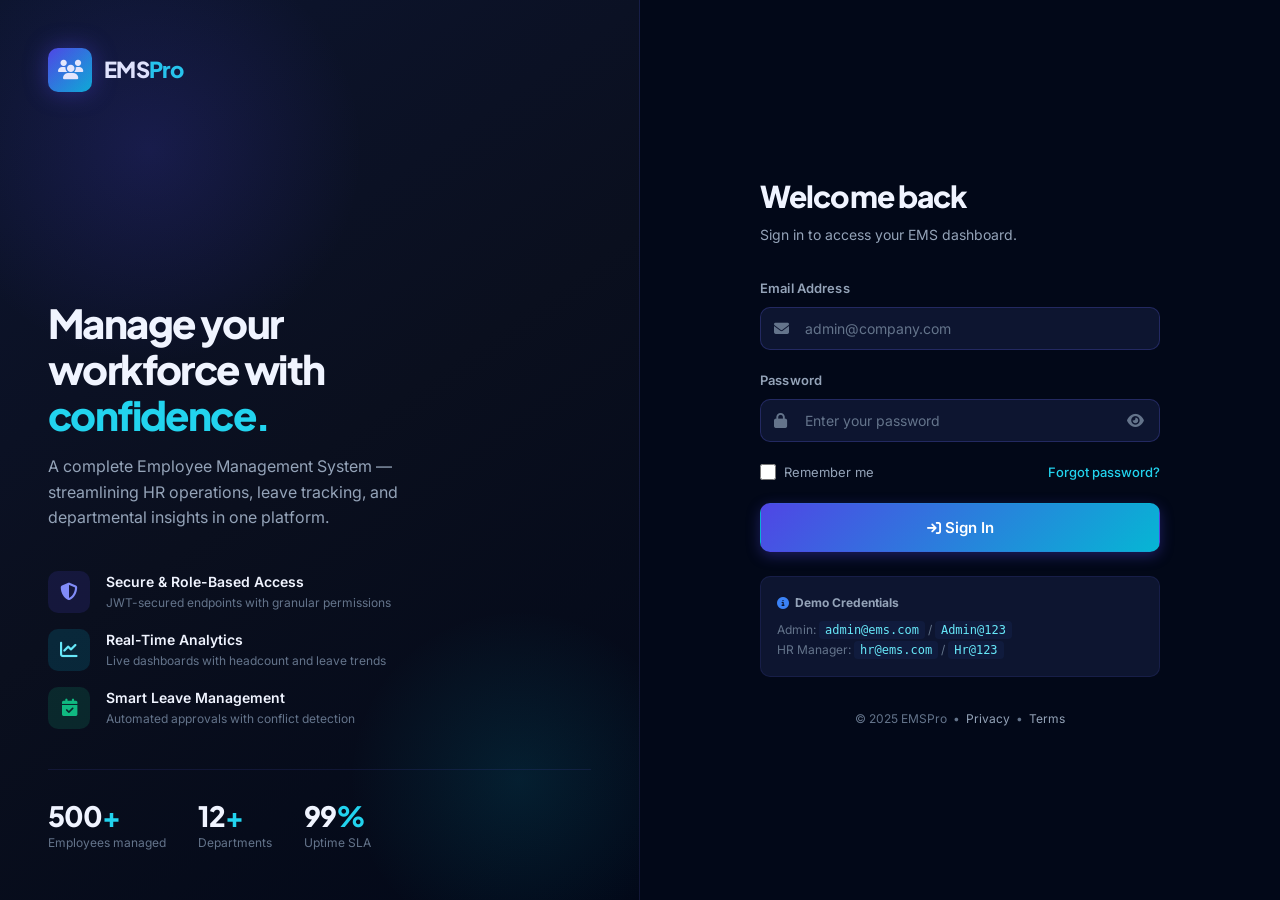
<file: frontend/index.html>
<!DOCTYPE html>
<html lang="en">
<head>
  <meta charset="UTF-8" />
  <meta name="viewport" content="width=device-width, initial-scale=1.0" />
  <title>Sign In — EMS</title>
  <link rel="stylesheet" href="css/style.css" />
  <link rel="stylesheet" href="css/login.css" />
  <link rel="stylesheet" href="https://cdnjs.cloudflare.com/ajax/libs/font-awesome/6.5.1/css/all.min.css" />
</head>
<body>

<div class="login-page">

  <!-- Left: Brand Panel -->
  <div class="login-brand">
    <div class="brand-logo">
      <div class="logo-mark"><i class="fa-solid fa-users"></i></div>
      <span class="brand-name">EMS<span>Pro</span></span>
    </div>

    <div class="brand-content">
      <h1 class="brand-headline">
        Manage your<br>
        workforce with<br>
        <span class="accent">confidence.</span>
      </h1>
      <p class="brand-tagline">
        A complete Employee Management System — streamlining HR operations, leave tracking, and departmental insights in one platform.
      </p>

      <div class="brand-features">
        <div class="brand-feature">
          <div class="feature-icon icon-indigo"><i class="fa-solid fa-shield-halved"></i></div>
          <div class="feature-text">
            <div class="feature-title">Secure & Role-Based Access</div>
            <div class="feature-desc">JWT-secured endpoints with granular permissions</div>
          </div>
        </div>
        <div class="brand-feature">
          <div class="feature-icon icon-cyan"><i class="fa-solid fa-chart-line"></i></div>
          <div class="feature-text">
            <div class="feature-title">Real-Time Analytics</div>
            <div class="feature-desc">Live dashboards with headcount and leave trends</div>
          </div>
        </div>
        <div class="brand-feature">
          <div class="feature-icon icon-success"><i class="fa-solid fa-calendar-check"></i></div>
          <div class="feature-text">
            <div class="feature-title">Smart Leave Management</div>
            <div class="feature-desc">Automated approvals with conflict detection</div>
          </div>
        </div>
      </div>

      <div class="brand-stats">
        <div class="brand-stat">
          <div class="stat-num">500<span>+</span></div>
          <div class="stat-desc">Employees managed</div>
        </div>
        <div class="brand-stat">
          <div class="stat-num">12<span>+</span></div>
          <div class="stat-desc">Departments</div>
        </div>
        <div class="brand-stat">
          <div class="stat-num">99<span>%</span></div>
          <div class="stat-desc">Uptime SLA</div>
        </div>
      </div>
    </div>
  </div>

  <!-- Right: Login Form -->
  <div class="login-form-panel">
    <div class="login-form-wrapper">

      <div class="login-form-header">
        <h2 class="login-form-title">Welcome back</h2>
        <p class="login-form-subtitle">Sign in to access your EMS dashboard.</p>
      </div>

      <!-- Error Alert (hidden by default) -->
      <div class="login-alert error" id="login-alert" style="display:none;">
        <i class="fa-solid fa-circle-exclamation"></i>
        <span id="login-alert-msg">Invalid email or password.</span>
      </div>

      <form id="login-form" novalidate>

        <div class="form-group">
          <label class="form-label" for="email">Email Address</label>
          <div class="input-icon-wrapper">
            <i class="fa-solid fa-envelope input-icon"></i>
            <input
              type="email"
              id="email"
              class="form-control"
              placeholder="admin@company.com"
              autocomplete="email"
              required
            />
          </div>
          <div class="form-error" id="email-error"></div>
        </div>

        <div class="form-group">
          <label class="form-label" for="password">Password</label>
          <div class="input-icon-wrapper">
            <i class="fa-solid fa-lock input-icon"></i>
            <input
              type="password"
              id="password"
              class="form-control"
              placeholder="Enter your password"
              autocomplete="current-password"
              required
            />
            <button type="button" class="password-toggle" id="pwd-toggle" aria-label="Toggle password visibility">
              <i class="fa-solid fa-eye" id="pwd-icon"></i>
            </button>
          </div>
          <div class="form-error" id="password-error"></div>
        </div>

        <div class="form-options">
          <label class="remember-me">
            <input type="checkbox" id="remember-me" />
            Remember me
          </label>
          <a href="#" class="forgot-link">Forgot password?</a>
        </div>

        <button type="submit" class="btn btn-primary login-btn" id="login-btn">
          <span class="btn-text"><i class="fa-solid fa-arrow-right-to-bracket"></i> Sign In</span>
          <span class="btn-spinner spinner" style="width:18px;height:18px;border-width:2px;border-color:rgba(255,255,255,0.3);border-top-color:white;display:none;"></span>
        </button>

      </form>

      <!-- Demo credentials -->
      <div class="demo-creds">
        <strong><i class="fa-solid fa-circle-info" style="color:var(--info);margin-right:6px;"></i>Demo Credentials</strong>
        Admin: <code>admin@ems.com</code> / <code>Admin@123</code><br>
        HR Manager: <code>hr@ems.com</code> / <code>Hr@123</code>
      </div>

      <div class="login-footer">
        &copy; 2025 EMSPro &nbsp;&bull;&nbsp;
        <a href="#">Privacy</a> &nbsp;&bull;&nbsp;
        <a href="#">Terms</a>
      </div>

    </div>
  </div>

</div>

<script src="js/api.js"></script>
<script src="js/login.js"></script>
</body>
</html>
</file>
<file: frontend/css/style.css>
/* ============================================================
   EMS - Employee Management System
   style.css - Global Design System
   ============================================================ */

/* --- Google Fonts --- */
@import url('https://fonts.googleapis.com/css2?family=Inter:wght@300;400;500;600;700&family=Plus+Jakarta+Sans:wght@600;700;800&display=swap');

/* --- CSS Custom Properties --- */
:root {
  /* Primary Palette */
  --navy-950:  #020818;
  --navy-900:  #0a0f1e;
  --navy-800:  #0d1530;
  --navy-700:  #101b3d;
  --navy-600:  #14224f;

  /* Indigo */
  --indigo-500: #4f46e5;
  --indigo-400: #6366f1;
  --indigo-300: #818cf8;
  --indigo-200: #a5b4fc;

  /* Cyan Accent */
  --cyan-500:  #06b6d4;
  --cyan-400:  #22d3ee;
  --cyan-300:  #67e8f9;
  --cyan-glow: rgba(6, 182, 212, 0.25);

  /* Semantic Colors */
  --success:   #10b981;
  --warning:   #f59e0b;
  --danger:    #ef4444;
  --info:      #3b82f6;

  /* Text */
  --text-primary:   #f0f4ff;
  --text-secondary: #94a3b8;
  --text-muted:     #64748b;
  --text-link:      var(--cyan-400);

  /* Surface */
  --surface-0:  var(--navy-950);
  --surface-1:  var(--navy-900);
  --surface-2:  var(--navy-800);
  --surface-3:  var(--navy-700);

  /* Border */
  --border-subtle:  rgba(99, 102, 241, 0.12);
  --border-default: rgba(99, 102, 241, 0.25);
  --border-strong:  rgba(99, 102, 241, 0.45);

  /* Shadows */
  --shadow-sm:  0 1px 3px rgba(0,0,0,0.4), 0 1px 2px rgba(0,0,0,0.3);
  --shadow-md:  0 4px 16px rgba(0,0,0,0.5), 0 2px 6px rgba(0,0,0,0.4);
  --shadow-lg:  0 10px 40px rgba(0,0,0,0.6), 0 4px 16px rgba(0,0,0,0.5);
  --shadow-glow: 0 0 20px rgba(6, 182, 212, 0.15);

  /* Typography */
  --font-display: 'Plus Jakarta Sans', system-ui, sans-serif;
  --font-body:    'Inter', system-ui, sans-serif;

  /* Spacing Scale */
  --space-1:  0.25rem;
  --space-2:  0.5rem;
  --space-3:  0.75rem;
  --space-4:  1rem;
  --space-5:  1.25rem;
  --space-6:  1.5rem;
  --space-8:  2rem;
  --space-10: 2.5rem;
  --space-12: 3rem;
  --space-16: 4rem;

  /* Radii */
  --radius-sm:  6px;
  --radius-md:  10px;
  --radius-lg:  16px;
  --radius-xl:  24px;
  --radius-full: 9999px;

  /* Transitions */
  --transition-fast:   150ms cubic-bezier(0.4, 0, 0.2, 1);
  --transition-normal: 250ms cubic-bezier(0.4, 0, 0.2, 1);
  --transition-slow:   400ms cubic-bezier(0.4, 0, 0.2, 1);

  /* Sidebar */
  --sidebar-width: 260px;
  --sidebar-collapsed: 72px;
  --topbar-height: 64px;
}

/* --- Reset & Base --- */
*, *::before, *::after { box-sizing: border-box; margin: 0; padding: 0; }

html {
  font-size: 16px;
  scroll-behavior: smooth;
  -webkit-font-smoothing: antialiased;
  -moz-osx-font-smoothing: grayscale;
}

body {
  font-family: var(--font-body);
  background: var(--surface-0);
  color: var(--text-primary);
  line-height: 1.6;
  min-height: 100vh;
}

/* --- Layout Shell --- */
.app-shell {
  display: grid;
  grid-template-columns: var(--sidebar-width) 1fr;
  grid-template-rows: var(--topbar-height) 1fr;
  min-height: 100vh;
  transition: grid-template-columns var(--transition-normal);
}

.app-shell.sidebar-collapsed {
  grid-template-columns: var(--sidebar-collapsed) 1fr;
}

/* --- Sidebar --- */
.sidebar {
  grid-row: 1 / -1;
  background: var(--surface-1);
  border-right: 1px solid var(--border-subtle);
  display: flex;
  flex-direction: column;
  padding: 0;
  overflow: hidden;
  position: sticky;
  top: 0;
  height: 100vh;
  z-index: 100;
  transition: width var(--transition-normal);
  width: var(--sidebar-width);
}

.sidebar-logo {
  display: flex;
  align-items: center;
  gap: var(--space-3);
  padding: var(--space-5) var(--space-6);
  height: var(--topbar-height);
  border-bottom: 1px solid var(--border-subtle);
  text-decoration: none;
  flex-shrink: 0;
}

.sidebar-logo .logo-icon {
  width: 36px;
  height: 36px;
  background: linear-gradient(135deg, var(--indigo-500), var(--cyan-500));
  border-radius: var(--radius-md);
  display: flex;
  align-items: center;
  justify-content: center;
  font-size: 18px;
  flex-shrink: 0;
  box-shadow: 0 0 12px rgba(79, 70, 229, 0.4);
}

.sidebar-logo .logo-text {
  font-family: var(--font-display);
  font-size: 1.125rem;
  font-weight: 800;
  color: var(--text-primary);
  letter-spacing: -0.02em;
  white-space: nowrap;
  opacity: 1;
  transition: opacity var(--transition-fast);
}

.sidebar-logo .logo-text span {
  color: var(--cyan-400);
}

.sidebar-nav {
  flex: 1;
  padding: var(--space-4) var(--space-3);
  overflow-y: auto;
  overflow-x: hidden;
}

.sidebar-nav::-webkit-scrollbar { width: 4px; }
.sidebar-nav::-webkit-scrollbar-track { background: transparent; }
.sidebar-nav::-webkit-scrollbar-thumb { background: var(--border-default); border-radius: 4px; }

.nav-section-label {
  font-size: 0.65rem;
  font-weight: 600;
  text-transform: uppercase;
  letter-spacing: 0.1em;
  color: var(--text-muted);
  padding: var(--space-2) var(--space-3) var(--space-1);
  margin-top: var(--space-4);
  white-space: nowrap;
  overflow: hidden;
  transition: opacity var(--transition-fast);
}

.nav-item {
  display: flex;
  align-items: center;
  gap: var(--space-3);
  padding: var(--space-3) var(--space-3);
  border-radius: var(--radius-md);
  text-decoration: none;
  color: var(--text-secondary);
  font-size: 0.875rem;
  font-weight: 500;
  margin-bottom: 2px;
  white-space: nowrap;
  transition: all var(--transition-fast);
  position: relative;
}

.nav-item i {
  font-size: 1.1rem;
  width: 22px;
  text-align: center;
  flex-shrink: 0;
  transition: color var(--transition-fast);
}

.nav-item:hover {
  background: var(--border-subtle);
  color: var(--text-primary);
}

.nav-item.active {
  background: linear-gradient(135deg, rgba(79, 70, 229, 0.2), rgba(6, 182, 212, 0.1));
  color: var(--cyan-300);
  border: 1px solid var(--border-default);
}

.nav-item.active i {
  color: var(--cyan-400);
}

.nav-item.active::before {
  content: '';
  position: absolute;
  left: 0;
  top: 20%;
  height: 60%;
  width: 3px;
  background: var(--cyan-400);
  border-radius: 0 2px 2px 0;
}

.nav-badge {
  margin-left: auto;
  background: var(--indigo-500);
  color: white;
  font-size: 0.65rem;
  font-weight: 700;
  padding: 2px 7px;
  border-radius: var(--radius-full);
  flex-shrink: 0;
}

.sidebar-footer {
  padding: var(--space-4) var(--space-3);
  border-top: 1px solid var(--border-subtle);
}

.sidebar-user {
  display: flex;
  align-items: center;
  gap: var(--space-3);
  padding: var(--space-3);
  border-radius: var(--radius-md);
  cursor: pointer;
  transition: background var(--transition-fast);
  text-decoration: none;
}

.sidebar-user:hover { background: var(--border-subtle); }

.sidebar-user .avatar {
  width: 34px;
  height: 34px;
  border-radius: var(--radius-full);
  background: linear-gradient(135deg, var(--indigo-500), var(--cyan-500));
  display: flex;
  align-items: center;
  justify-content: center;
  font-size: 0.875rem;
  font-weight: 700;
  color: white;
  flex-shrink: 0;
}

.sidebar-user .user-info { overflow: hidden; }
.sidebar-user .user-name {
  font-size: 0.8125rem;
  font-weight: 600;
  color: var(--text-primary);
  white-space: nowrap;
  overflow: hidden;
  text-overflow: ellipsis;
}
.sidebar-user .user-role {
  font-size: 0.7rem;
  color: var(--text-muted);
}

/* --- Topbar --- */
.topbar {
  grid-column: 2;
  background: var(--surface-1);
  border-bottom: 1px solid var(--border-subtle);
  display: flex;
  align-items: center;
  gap: var(--space-4);
  padding: 0 var(--space-8);
  height: var(--topbar-height);
  position: sticky;
  top: 0;
  z-index: 90;
  backdrop-filter: blur(8px);
}

.topbar-toggle {
  background: none;
  border: none;
  color: var(--text-secondary);
  cursor: pointer;
  padding: var(--space-2);
  border-radius: var(--radius-sm);
  display: flex;
  align-items: center;
  transition: all var(--transition-fast);
  font-size: 1.25rem;
}
.topbar-toggle:hover { color: var(--text-primary); background: var(--border-subtle); }

.topbar-breadcrumb {
  display: flex;
  align-items: center;
  gap: var(--space-2);
  font-size: 0.8125rem;
  color: var(--text-muted);
  flex: 1;
}
.topbar-breadcrumb .current {
  color: var(--text-primary);
  font-weight: 600;
}
.topbar-breadcrumb i { font-size: 0.7rem; }

.topbar-search {
  display: flex;
  align-items: center;
  gap: var(--space-2);
  background: var(--surface-2);
  border: 1px solid var(--border-subtle);
  border-radius: var(--radius-full);
  padding: var(--space-2) var(--space-4);
  width: 260px;
  transition: all var(--transition-fast);
}
.topbar-search:focus-within {
  border-color: var(--indigo-400);
  box-shadow: 0 0 0 3px rgba(79, 70, 229, 0.15);
  width: 320px;
}
.topbar-search i { color: var(--text-muted); font-size: 0.875rem; }
.topbar-search input {
  background: none;
  border: none;
  outline: none;
  color: var(--text-primary);
  font-size: 0.875rem;
  font-family: var(--font-body);
  width: 100%;
}
.topbar-search input::placeholder { color: var(--text-muted); }

.topbar-actions {
  display: flex;
  align-items: center;
  gap: var(--space-2);
  margin-left: auto;
}

.topbar-icon-btn {
  position: relative;
  width: 38px;
  height: 38px;
  background: var(--surface-2);
  border: 1px solid var(--border-subtle);
  border-radius: var(--radius-md);
  color: var(--text-secondary);
  cursor: pointer;
  display: flex;
  align-items: center;
  justify-content: center;
  font-size: 1rem;
  transition: all var(--transition-fast);
  text-decoration: none;
}
.topbar-icon-btn:hover { border-color: var(--border-default); color: var(--text-primary); background: var(--surface-3); }

.notif-dot {
  position: absolute;
  top: 6px;
  right: 6px;
  width: 8px;
  height: 8px;
  background: var(--danger);
  border-radius: 50%;
  border: 2px solid var(--surface-1);
}

.topbar-avatar {
  width: 38px;
  height: 38px;
  border-radius: var(--radius-full);
  background: linear-gradient(135deg, var(--indigo-500), var(--cyan-500));
  display: flex;
  align-items: center;
  justify-content: center;
  font-size: 0.875rem;
  font-weight: 700;
  color: white;
  cursor: pointer;
  border: 2px solid var(--border-default);
  transition: border-color var(--transition-fast);
  text-decoration: none;
}
.topbar-avatar:hover { border-color: var(--cyan-400); }

/* --- Main Content --- */
.main-content {
  grid-column: 2;
  padding: var(--space-8);
  overflow-y: auto;
  min-height: calc(100vh - var(--topbar-height));
  background: var(--surface-0);
}

/* --- Page Header --- */
.page-header {
  display: flex;
  align-items: flex-start;
  justify-content: space-between;
  margin-bottom: var(--space-8);
  gap: var(--space-4);
}

.page-title {
  font-family: var(--font-display);
  font-size: 1.75rem;
  font-weight: 800;
  color: var(--text-primary);
  letter-spacing: -0.03em;
  line-height: 1.2;
}

.page-subtitle {
  font-size: 0.875rem;
  color: var(--text-secondary);
  margin-top: var(--space-1);
}

/* --- Cards --- */
.card {
  background: var(--surface-1);
  border: 1px solid var(--border-subtle);
  border-radius: var(--radius-lg);
  overflow: hidden;
  transition: border-color var(--transition-fast);
}

.card:hover { border-color: var(--border-default); }

.card-header {
  display: flex;
  align-items: center;
  justify-content: space-between;
  padding: var(--space-5) var(--space-6);
  border-bottom: 1px solid var(--border-subtle);
}

.card-title {
  font-family: var(--font-display);
  font-size: 1rem;
  font-weight: 700;
  color: var(--text-primary);
}

.card-body { padding: var(--space-6); }

/* --- Stat Cards --- */
.stat-card {
  background: var(--surface-1);
  border: 1px solid var(--border-subtle);
  border-radius: var(--radius-lg);
  padding: var(--space-6);
  position: relative;
  overflow: hidden;
  transition: all var(--transition-normal);
}

.stat-card::before {
  content: '';
  position: absolute;
  inset: 0;
  background: linear-gradient(135deg, transparent 60%, rgba(255,255,255,0.02));
  pointer-events: none;
}

.stat-card:hover {
  border-color: var(--border-default);
  transform: translateY(-2px);
  box-shadow: var(--shadow-md);
}

.stat-card .stat-icon {
  width: 48px;
  height: 48px;
  border-radius: var(--radius-md);
  display: flex;
  align-items: center;
  justify-content: center;
  font-size: 1.25rem;
  margin-bottom: var(--space-4);
}

.stat-card .stat-value {
  font-family: var(--font-display);
  font-size: 2rem;
  font-weight: 800;
  color: var(--text-primary);
  letter-spacing: -0.04em;
  line-height: 1;
  margin-bottom: var(--space-1);
}

.stat-card .stat-label {
  font-size: 0.8125rem;
  color: var(--text-secondary);
  font-weight: 500;
}

.stat-card .stat-change {
  display: flex;
  align-items: center;
  gap: 4px;
  font-size: 0.75rem;
  font-weight: 600;
  margin-top: var(--space-3);
}

.stat-change.up { color: var(--success); }
.stat-change.down { color: var(--danger); }

/* Icon color variants */
.icon-indigo { background: rgba(79, 70, 229, 0.15); color: var(--indigo-300); }
.icon-cyan    { background: rgba(6, 182, 212, 0.15);  color: var(--cyan-300); }
.icon-success { background: rgba(16, 185, 129, 0.15); color: var(--success); }
.icon-warning { background: rgba(245, 158, 11, 0.15); color: var(--warning); }
.icon-danger  { background: rgba(239, 68, 68, 0.15);  color: var(--danger); }

/* --- Buttons --- */
.btn {
  display: inline-flex;
  align-items: center;
  gap: var(--space-2);
  padding: var(--space-3) var(--space-5);
  border-radius: var(--radius-md);
  font-size: 0.875rem;
  font-weight: 600;
  font-family: var(--font-body);
  cursor: pointer;
  transition: all var(--transition-fast);
  border: 1px solid transparent;
  text-decoration: none;
  white-space: nowrap;
  line-height: 1;
}

.btn i { font-size: 0.875rem; }

.btn-primary {
  background: linear-gradient(135deg, var(--indigo-500), var(--cyan-500));
  color: white;
  border-color: transparent;
  box-shadow: 0 4px 14px rgba(79, 70, 229, 0.35);
}
.btn-primary:hover {
  transform: translateY(-1px);
  box-shadow: 0 6px 20px rgba(79, 70, 229, 0.5);
  filter: brightness(1.08);
}
.btn-primary:active { transform: translateY(0); }

.btn-secondary {
  background: var(--surface-2);
  color: var(--text-secondary);
  border-color: var(--border-default);
}
.btn-secondary:hover {
  background: var(--surface-3);
  color: var(--text-primary);
  border-color: var(--border-strong);
}

.btn-danger {
  background: rgba(239, 68, 68, 0.15);
  color: var(--danger);
  border-color: rgba(239, 68, 68, 0.3);
}
.btn-danger:hover {
  background: var(--danger);
  color: white;
  border-color: var(--danger);
}

.btn-ghost {
  background: transparent;
  color: var(--text-secondary);
  border-color: transparent;
}
.btn-ghost:hover {
  background: var(--border-subtle);
  color: var(--text-primary);
}

.btn-sm { padding: var(--space-2) var(--space-3); font-size: 0.8rem; }
.btn-lg { padding: var(--space-4) var(--space-6); font-size: 1rem; }
.btn-icon { padding: var(--space-2); width: 36px; height: 36px; justify-content: center; }
.btn:disabled { opacity: 0.45; cursor: not-allowed; pointer-events: none; }

/* --- Tables --- */
.table-wrapper {
  overflow-x: auto;
  border-radius: var(--radius-lg);
  border: 1px solid var(--border-subtle);
}

table {
  width: 100%;
  border-collapse: collapse;
  font-size: 0.875rem;
}

thead th {
  background: var(--surface-2);
  padding: var(--space-3) var(--space-4);
  text-align: left;
  font-size: 0.75rem;
  font-weight: 700;
  text-transform: uppercase;
  letter-spacing: 0.06em;
  color: var(--text-muted);
  border-bottom: 1px solid var(--border-subtle);
  white-space: nowrap;
}

thead th:first-child { padding-left: var(--space-6); }
thead th:last-child  { padding-right: var(--space-6); }

tbody tr {
  border-bottom: 1px solid var(--border-subtle);
  transition: background var(--transition-fast);
}
tbody tr:last-child { border-bottom: none; }
tbody tr:hover { background: rgba(255,255,255,0.02); }

tbody td {
  padding: var(--space-4);
  color: var(--text-secondary);
  vertical-align: middle;
}
tbody td:first-child { padding-left: var(--space-6); }
tbody td:last-child  { padding-right: var(--space-6); }

.td-primary { color: var(--text-primary); font-weight: 500; }

/* --- Employee Avatar in Table --- */
.emp-cell {
  display: flex;
  align-items: center;
  gap: var(--space-3);
}

.emp-avatar {
  width: 36px;
  height: 36px;
  border-radius: var(--radius-full);
  background: linear-gradient(135deg, var(--indigo-500), var(--cyan-500));
  display: flex;
  align-items: center;
  justify-content: center;
  font-size: 0.8rem;
  font-weight: 700;
  color: white;
  flex-shrink: 0;
}

.emp-name { font-weight: 600; color: var(--text-primary); font-size: 0.875rem; }
.emp-email { font-size: 0.75rem; color: var(--text-muted); }

/* --- Badges --- */
.badge {
  display: inline-flex;
  align-items: center;
  gap: 5px;
  padding: 3px 10px;
  border-radius: var(--radius-full);
  font-size: 0.7rem;
  font-weight: 700;
  text-transform: uppercase;
  letter-spacing: 0.05em;
}

.badge-active   { background: rgba(16, 185, 129, 0.15); color: var(--success); border: 1px solid rgba(16, 185, 129, 0.3); }
.badge-inactive { background: rgba(100, 116, 139, 0.15); color: var(--text-muted); border: 1px solid var(--border-subtle); }
.badge-pending  { background: rgba(245, 158, 11, 0.15); color: var(--warning); border: 1px solid rgba(245, 158, 11, 0.3); }
.badge-approved { background: rgba(16, 185, 129, 0.15); color: var(--success); border: 1px solid rgba(16, 185, 129, 0.3); }
.badge-rejected { background: rgba(239, 68, 68, 0.15); color: var(--danger); border: 1px solid rgba(239, 68, 68, 0.3); }
.badge-dot::before { content: ''; display: inline-block; width: 5px; height: 5px; border-radius: 50%; background: currentColor; }

/* --- Forms --- */
.form-group { margin-bottom: var(--space-5); }

.form-label {
  display: block;
  font-size: 0.8125rem;
  font-weight: 600;
  color: var(--text-secondary);
  margin-bottom: var(--space-2);
  letter-spacing: 0.01em;
}

.form-control,
.form-select {
  width: 100%;
  padding: var(--space-3) var(--space-4);
  background: var(--surface-2);
  border: 1px solid var(--border-default);
  border-radius: var(--radius-md);
  color: var(--text-primary);
  font-size: 0.875rem;
  font-family: var(--font-body);
  outline: none;
  transition: all var(--transition-fast);
  appearance: none;
}

.form-control::placeholder { color: var(--text-muted); }

.form-control:focus,
.form-select:focus {
  border-color: var(--indigo-400);
  box-shadow: 0 0 0 3px rgba(79, 70, 229, 0.15);
  background: var(--surface-3);
}

.form-control.error { border-color: var(--danger); box-shadow: 0 0 0 3px rgba(239, 68, 68, 0.12); }
.form-error { font-size: 0.75rem; color: var(--danger); margin-top: var(--space-1); }

.form-select { cursor: pointer; background-image: url("data:image/svg+xml,%3csvg xmlns='http://www.w3.org/2000/svg' fill='none' viewBox='0 0 20 20'%3e%3cpath stroke='%2394a3b8' stroke-linecap='round' stroke-linejoin='round' stroke-width='1.5' d='M6 8l4 4 4-4'/%3e%3c/svg%3e"); background-repeat: no-repeat; background-position: right 12px center; background-size: 16px; padding-right: 40px; }

.form-row {
  display: grid;
  grid-template-columns: repeat(auto-fit, minmax(220px, 1fr));
  gap: var(--space-5);
}

textarea.form-control { resize: vertical; min-height: 100px; }

/* --- Pagination --- */
.pagination {
  display: flex;
  align-items: center;
  justify-content: space-between;
  padding: var(--space-4) var(--space-6);
  border-top: 1px solid var(--border-subtle);
  font-size: 0.8125rem;
  color: var(--text-muted);
}

.pagination-info { color: var(--text-secondary); }
.pagination-controls { display: flex; gap: var(--space-1); }
.pagination-controls button {
  width: 34px;
  height: 34px;
  display: flex;
  align-items: center;
  justify-content: center;
  border-radius: var(--radius-sm);
  border: 1px solid var(--border-subtle);
  background: var(--surface-2);
  color: var(--text-secondary);
  cursor: pointer;
  font-size: 0.8125rem;
  font-weight: 500;
  transition: all var(--transition-fast);
}
.pagination-controls button:hover { background: var(--surface-3); color: var(--text-primary); border-color: var(--border-default); }
.pagination-controls button.active { background: var(--indigo-500); color: white; border-color: var(--indigo-500); }
.pagination-controls button:disabled { opacity: 0.35; cursor: not-allowed; }

/* --- Modals --- */
.modal-overlay {
  display: none;
  position: fixed;
  inset: 0;
  background: rgba(2, 8, 24, 0.85);
  backdrop-filter: blur(4px);
  z-index: 1000;
  align-items: center;
  justify-content: center;
  padding: var(--space-6);
}
.modal-overlay.open { display: flex; }

.modal {
  background: var(--surface-1);
  border: 1px solid var(--border-default);
  border-radius: var(--radius-xl);
  box-shadow: var(--shadow-lg);
  width: 100%;
  max-width: 560px;
  max-height: 90vh;
  overflow-y: auto;
  animation: modalIn 0.25s cubic-bezier(0.34, 1.56, 0.64, 1);
}

@keyframes modalIn {
  from { opacity: 0; transform: scale(0.94) translateY(10px); }
  to   { opacity: 1; transform: scale(1) translateY(0); }
}

.modal-header {
  display: flex;
  align-items: center;
  justify-content: space-between;
  padding: var(--space-6) var(--space-6) var(--space-5);
  border-bottom: 1px solid var(--border-subtle);
}

.modal-title {
  font-family: var(--font-display);
  font-size: 1.125rem;
  font-weight: 700;
  color: var(--text-primary);
}

.modal-close {
  background: var(--surface-2);
  border: 1px solid var(--border-subtle);
  width: 32px;
  height: 32px;
  border-radius: var(--radius-md);
  display: flex;
  align-items: center;
  justify-content: center;
  cursor: pointer;
  color: var(--text-muted);
  font-size: 1rem;
  transition: all var(--transition-fast);
}
.modal-close:hover { background: var(--surface-3); color: var(--text-primary); }

.modal-body { padding: var(--space-6); }
.modal-footer {
  display: flex;
  align-items: center;
  justify-content: flex-end;
  gap: var(--space-3);
  padding: var(--space-5) var(--space-6);
  border-top: 1px solid var(--border-subtle);
}

/* --- Toast / Alerts --- */
#toast-container {
  position: fixed;
  bottom: var(--space-6);
  right: var(--space-6);
  z-index: 9999;
  display: flex;
  flex-direction: column;
  gap: var(--space-3);
}

.toast {
  display: flex;
  align-items: center;
  gap: var(--space-3);
  padding: var(--space-4) var(--space-5);
  background: var(--surface-2);
  border: 1px solid var(--border-default);
  border-radius: var(--radius-lg);
  box-shadow: var(--shadow-lg);
  min-width: 300px;
  max-width: 420px;
  animation: slideIn 0.3s cubic-bezier(0.34, 1.56, 0.64, 1);
  border-left: 3px solid transparent;
}

@keyframes slideIn {
  from { opacity: 0; transform: translateX(20px); }
  to   { opacity: 1; transform: translateX(0); }
}

.toast.toast-success { border-left-color: var(--success); }
.toast.toast-error   { border-left-color: var(--danger); }
.toast.toast-warning { border-left-color: var(--warning); }
.toast.toast-info    { border-left-color: var(--info); }

.toast-icon { font-size: 1.125rem; }
.toast-success .toast-icon { color: var(--success); }
.toast-error   .toast-icon { color: var(--danger); }
.toast-warning .toast-icon { color: var(--warning); }
.toast-info    .toast-icon { color: var(--info); }

.toast-message { font-size: 0.875rem; color: var(--text-primary); font-weight: 500; flex: 1; }
.toast-dismiss { background: none; border: none; color: var(--text-muted); cursor: pointer; font-size: 1rem; transition: color var(--transition-fast); }
.toast-dismiss:hover { color: var(--text-primary); }

/* --- Loading / Spinner --- */
.spinner {
  width: 36px;
  height: 36px;
  border: 3px solid var(--border-default);
  border-top-color: var(--cyan-400);
  border-radius: 50%;
  animation: spin 0.75s linear infinite;
}

@keyframes spin { to { transform: rotate(360deg); } }

.loading-overlay {
  position: fixed;
  inset: 0;
  background: rgba(2, 8, 24, 0.7);
  display: flex;
  align-items: center;
  justify-content: center;
  z-index: 9000;
}

/* --- Utility Classes --- */
.grid-2 { display: grid; grid-template-columns: repeat(2, 1fr); gap: var(--space-6); }
.grid-3 { display: grid; grid-template-columns: repeat(3, 1fr); gap: var(--space-6); }
.grid-4 { display: grid; grid-template-columns: repeat(4, 1fr); gap: var(--space-6); }

.flex { display: flex; }
.flex-center { display: flex; align-items: center; justify-content: center; }
.gap-2 { gap: var(--space-2); }
.gap-3 { gap: var(--space-3); }
.gap-4 { gap: var(--space-4); }
.gap-6 { gap: var(--space-6); }

.mb-4 { margin-bottom: var(--space-4); }
.mb-6 { margin-bottom: var(--space-6); }
.mb-8 { margin-bottom: var(--space-8); }
.mt-4 { margin-top: var(--space-4); }
.ml-auto { margin-left: auto; }

.text-muted   { color: var(--text-muted); }
.text-secondary { color: var(--text-secondary); }
.text-primary { color: var(--text-primary); }
.text-success { color: var(--success); }
.text-danger  { color: var(--danger); }
.text-warning { color: var(--warning); }
.text-cyan    { color: var(--cyan-400); }
.text-sm { font-size: 0.8125rem; }
.text-xs { font-size: 0.75rem; }
.font-bold { font-weight: 700; }
.font-semibold { font-weight: 600; }

.divider { height: 1px; background: var(--border-subtle); margin: var(--space-6) 0; }

.empty-state {
  text-align: center;
  padding: var(--space-16) var(--space-8);
  color: var(--text-muted);
}
.empty-state i { font-size: 3rem; margin-bottom: var(--space-4); opacity: 0.4; display: block; }
.empty-state h3 { font-size: 1.125rem; font-weight: 600; color: var(--text-secondary); margin-bottom: var(--space-2); }
.empty-state p  { font-size: 0.875rem; }

/* --- Responsive --- */
@media (max-width: 1100px) {
  .grid-4 { grid-template-columns: repeat(2, 1fr); }
  .grid-3 { grid-template-columns: repeat(2, 1fr); }
}

@media (max-width: 768px) {
  :root { --sidebar-width: 0px; }
  .app-shell { grid-template-columns: 0 1fr; }
  .sidebar { position: fixed; left: -260px; width: 260px; transition: left var(--transition-normal); }
  .sidebar.mobile-open { left: 0; box-shadow: var(--shadow-lg); }
  .main-content { padding: var(--space-5); }
  .topbar { padding: 0 var(--space-5); }
  .topbar-search { display: none; }
  .grid-2, .grid-3, .grid-4 { grid-template-columns: 1fr; }
  .page-header { flex-direction: column; }
}

/* --- Scrollbar Styling --- */
::-webkit-scrollbar { width: 6px; height: 6px; }
::-webkit-scrollbar-track { background: transparent; }
::-webkit-scrollbar-thumb { background: var(--border-default); border-radius: 3px; }
::-webkit-scrollbar-thumb:hover { background: var(--border-strong); }

/* --- Print --- */
@media print {
  .sidebar, .topbar { display: none !important; }
  .main-content { padding: 0; }
  .app-shell { display: block; }
}
</file>
<file: frontend/css/login.css>
/* ============================================================
   EMS - Login Page Styles
   login.css
   ============================================================ */

.login-page {
  min-height: 100vh;
  background: var(--navy-950);
  display: grid;
  grid-template-columns: 1fr 1fr;
  overflow: hidden;
  position: relative;
}

/* --- Left Panel: Brand / Illustration --- */
.login-brand {
  background: linear-gradient(145deg, var(--navy-800) 0%, var(--navy-900) 50%, var(--navy-950) 100%);
  display: flex;
  flex-direction: column;
  padding: var(--space-12);
  position: relative;
  overflow: hidden;
  border-right: 1px solid var(--border-subtle);
}

/* Ambient background glows */
.login-brand::before {
  content: '';
  position: absolute;
  top: -100px;
  left: -100px;
  width: 500px;
  height: 500px;
  background: radial-gradient(circle, rgba(79, 70, 229, 0.18) 0%, transparent 60%);
  pointer-events: none;
}

.login-brand::after {
  content: '';
  position: absolute;
  bottom: -80px;
  right: -80px;
  width: 400px;
  height: 400px;
  background: radial-gradient(circle, rgba(6, 182, 212, 0.12) 0%, transparent 60%);
  pointer-events: none;
}

.brand-logo {
  display: flex;
  align-items: center;
  gap: var(--space-3);
  margin-bottom: auto;
}

.brand-logo .logo-mark {
  width: 44px;
  height: 44px;
  background: linear-gradient(135deg, var(--indigo-500), var(--cyan-500));
  border-radius: var(--radius-md);
  display: flex;
  align-items: center;
  justify-content: center;
  font-size: 1.25rem;
  box-shadow: 0 0 24px rgba(79, 70, 229, 0.45);
}

.brand-logo .brand-name {
  font-family: var(--font-display);
  font-size: 1.375rem;
  font-weight: 800;
  color: var(--text-primary);
  letter-spacing: -0.03em;
}
.brand-logo .brand-name span { color: var(--cyan-400); }

.brand-content { position: relative; z-index: 1; }

.brand-headline {
  font-family: var(--font-display);
  font-size: 2.5rem;
  font-weight: 800;
  line-height: 1.15;
  letter-spacing: -0.04em;
  color: var(--text-primary);
  margin-bottom: var(--space-4);
}

.brand-headline .accent { color: var(--cyan-400); }

.brand-tagline {
  font-size: 1rem;
  color: var(--text-secondary);
  line-height: 1.6;
  margin-bottom: var(--space-10);
  max-width: 380px;
}

/* Feature list */
.brand-features {
  display: flex;
  flex-direction: column;
  gap: var(--space-4);
}

.brand-feature {
  display: flex;
  align-items: center;
  gap: var(--space-4);
}

.feature-icon {
  width: 42px;
  height: 42px;
  border-radius: var(--radius-md);
  display: flex;
  align-items: center;
  justify-content: center;
  font-size: 1.1rem;
  flex-shrink: 0;
}

.feature-text .feature-title {
  font-size: 0.875rem;
  font-weight: 600;
  color: var(--text-primary);
}
.feature-text .feature-desc {
  font-size: 0.75rem;
  color: var(--text-muted);
}

/* Stats strip */
.brand-stats {
  display: flex;
  gap: var(--space-8);
  margin-top: var(--space-10);
  padding-top: var(--space-8);
  border-top: 1px solid var(--border-subtle);
}

.brand-stat .stat-num {
  font-family: var(--font-display);
  font-size: 1.75rem;
  font-weight: 800;
  color: var(--text-primary);
  letter-spacing: -0.04em;
  line-height: 1;
}
.brand-stat .stat-num span { color: var(--cyan-400); }
.brand-stat .stat-desc {
  font-size: 0.75rem;
  color: var(--text-muted);
  margin-top: 3px;
}

/* --- Right Panel: Login Form --- */
.login-form-panel {
  display: flex;
  align-items: center;
  justify-content: center;
  padding: var(--space-12) var(--space-10);
}

.login-form-wrapper {
  width: 100%;
  max-width: 400px;
}

.login-form-header {
  margin-bottom: var(--space-8);
}

.login-form-title {
  font-family: var(--font-display);
  font-size: 1.875rem;
  font-weight: 800;
  color: var(--text-primary);
  letter-spacing: -0.03em;
  margin-bottom: var(--space-1);
}

.login-form-subtitle {
  font-size: 0.875rem;
  color: var(--text-secondary);
}

/* Input with icon */
.input-icon-wrapper {
  position: relative;
}

.input-icon-wrapper .form-control {
  padding-left: 2.75rem;
}

.input-icon {
  position: absolute;
  left: 14px;
  top: 50%;
  transform: translateY(-50%);
  color: var(--text-muted);
  font-size: 0.9375rem;
  pointer-events: none;
  transition: color var(--transition-fast);
}

.input-icon-wrapper:focus-within .input-icon {
  color: var(--indigo-300);
}

.password-toggle {
  position: absolute;
  right: 12px;
  top: 50%;
  transform: translateY(-50%);
  background: none;
  border: none;
  color: var(--text-muted);
  cursor: pointer;
  font-size: 0.9375rem;
  padding: var(--space-1);
  transition: color var(--transition-fast);
}
.password-toggle:hover { color: var(--text-secondary); }

/* Form options row */
.form-options {
  display: flex;
  align-items: center;
  justify-content: space-between;
  margin-bottom: var(--space-5);
}

.remember-me {
  display: flex;
  align-items: center;
  gap: var(--space-2);
  cursor: pointer;
  font-size: 0.8125rem;
  color: var(--text-secondary);
}

.remember-me input[type="checkbox"] {
  width: 16px;
  height: 16px;
  accent-color: var(--indigo-500);
  cursor: pointer;
}

.forgot-link {
  font-size: 0.8125rem;
  color: var(--cyan-400);
  text-decoration: none;
  font-weight: 500;
  transition: color var(--transition-fast);
}
.forgot-link:hover { color: var(--cyan-300); text-decoration: underline; }

/* Submit button */
.login-btn {
  width: 100%;
  padding: var(--space-4);
  font-size: 0.9375rem;
  justify-content: center;
  position: relative;
}

.login-btn .btn-spinner {
  display: none;
  width: 18px;
  height: 18px;
  border: 2px solid rgba(255,255,255,0.3);
  border-top-color: white;
  border-radius: 50%;
  animation: spin 0.7s linear infinite;
}
.login-btn.loading .btn-text { opacity: 0; }
.login-btn.loading .btn-spinner { display: block; position: absolute; }

/* Alert */
.login-alert {
  display: flex;
  align-items: flex-start;
  gap: var(--space-3);
  padding: var(--space-4);
  border-radius: var(--radius-md);
  font-size: 0.8125rem;
  margin-bottom: var(--space-5);
  border: 1px solid;
}
.login-alert.error {
  background: rgba(239, 68, 68, 0.1);
  border-color: rgba(239, 68, 68, 0.25);
  color: #fca5a5;
}
.login-alert i { margin-top: 1px; flex-shrink: 0; }

/* Demo credentials */
.demo-creds {
  margin-top: var(--space-6);
  padding: var(--space-4);
  background: var(--surface-2);
  border: 1px solid var(--border-subtle);
  border-radius: var(--radius-md);
  font-size: 0.75rem;
  color: var(--text-muted);
}
.demo-creds strong { color: var(--text-secondary); display: block; margin-bottom: var(--space-2); }
.demo-creds code {
  background: var(--surface-3);
  padding: 2px 6px;
  border-radius: 4px;
  color: var(--cyan-300);
  font-family: monospace;
  font-size: 0.75rem;
}

/* Footer links */
.login-footer {
  margin-top: var(--space-8);
  text-align: center;
  font-size: 0.75rem;
  color: var(--text-muted);
}
.login-footer a { color: var(--text-secondary); text-decoration: none; }
.login-footer a:hover { color: var(--text-primary); }

/* --- Responsive --- */
@media (max-width: 900px) {
  .login-page { grid-template-columns: 1fr; }
  .login-brand { display: none; }
  .login-form-panel { min-height: 100vh; padding: var(--space-8) var(--space-6); }
}
</file>
<file: frontend/css/employee.css>
/* ============================================================
   EMS - Employee Pages Styles
   employee.css
   ============================================================ */

/* --- Search & Filter Toolbar --- */
.toolbar {
  display: flex;
  align-items: center;
  gap: var(--space-3);
  flex-wrap: wrap;
  margin-bottom: var(--space-6);
}

.search-box {
  display: flex;
  align-items: center;
  gap: var(--space-2);
  background: var(--surface-1);
  border: 1px solid var(--border-default);
  border-radius: var(--radius-md);
  padding: var(--space-3) var(--space-4);
  flex: 1;
  min-width: 240px;
  max-width: 380px;
  transition: all var(--transition-fast);
}

.search-box:focus-within {
  border-color: var(--indigo-400);
  box-shadow: 0 0 0 3px rgba(79, 70, 229, 0.12);
}

.search-box i { color: var(--text-muted); font-size: 0.9rem; }
.search-box input {
  background: none;
  border: none;
  outline: none;
  color: var(--text-primary);
  font-size: 0.875rem;
  font-family: var(--font-body);
  width: 100%;
}
.search-box input::placeholder { color: var(--text-muted); }

.filter-select {
  padding: var(--space-3) var(--space-8) var(--space-3) var(--space-4);
  background: var(--surface-1);
  border: 1px solid var(--border-default);
  border-radius: var(--radius-md);
  color: var(--text-secondary);
  font-size: 0.875rem;
  font-family: var(--font-body);
  cursor: pointer;
  outline: none;
  appearance: none;
  background-image: url("data:image/svg+xml,%3csvg xmlns='http://www.w3.org/2000/svg' fill='none' viewBox='0 0 20 20'%3e%3cpath stroke='%2394a3b8' stroke-linecap='round' stroke-linejoin='round' stroke-width='1.5' d='M6 8l4 4 4-4'/%3e%3c/svg%3e");
  background-repeat: no-repeat;
  background-position: right 10px center;
  background-size: 14px;
  transition: all var(--transition-fast);
}
.filter-select:focus { border-color: var(--indigo-400); box-shadow: 0 0 0 3px rgba(79, 70, 229, 0.12); color: var(--text-primary); }

.toolbar-spacer { flex: 1; }

/* View Toggle */
.view-toggle {
  display: flex;
  background: var(--surface-2);
  border: 1px solid var(--border-subtle);
  border-radius: var(--radius-md);
  padding: 3px;
}

.view-btn {
  width: 34px;
  height: 30px;
  display: flex;
  align-items: center;
  justify-content: center;
  border-radius: 6px;
  border: none;
  background: none;
  color: var(--text-muted);
  cursor: pointer;
  font-size: 0.875rem;
  transition: all var(--transition-fast);
}
.view-btn.active { background: var(--indigo-500); color: white; }
.view-btn:not(.active):hover { color: var(--text-secondary); }

/* --- Table Actions --- */
.table-action-btn {
  width: 30px;
  height: 30px;
  display: flex;
  align-items: center;
  justify-content: center;
  border-radius: var(--radius-sm);
  border: 1px solid transparent;
  background: none;
  cursor: pointer;
  font-size: 0.875rem;
  transition: all var(--transition-fast);
  text-decoration: none;
}

.action-edit  { color: var(--indigo-300); }
.action-view  { color: var(--cyan-400); }
.action-delete { color: var(--text-muted); }

.action-edit:hover   { background: rgba(79, 70, 229, 0.15); border-color: rgba(79, 70, 229, 0.3); color: var(--indigo-200); }
.action-view:hover   { background: rgba(6, 182, 212, 0.15); border-color: rgba(6, 182, 212, 0.3); color: var(--cyan-300); }
.action-delete:hover { background: rgba(239, 68, 68, 0.12); border-color: rgba(239, 68, 68, 0.25); color: var(--danger); }

.actions-cell { display: flex; align-items: center; gap: 4px; }

/* --- Employee Cards (Grid View) --- */
.employee-cards {
  display: grid;
  grid-template-columns: repeat(auto-fill, minmax(260px, 1fr));
  gap: var(--space-5);
}

.employee-card {
  background: var(--surface-1);
  border: 1px solid var(--border-subtle);
  border-radius: var(--radius-lg);
  overflow: hidden;
  transition: all var(--transition-normal);
}

.employee-card:hover {
  border-color: var(--border-default);
  transform: translateY(-3px);
  box-shadow: var(--shadow-md);
}

.emp-card-header {
  background: linear-gradient(135deg, var(--navy-700), var(--navy-800));
  padding: var(--space-6) var(--space-5) var(--space-10);
  position: relative;
  border-bottom: 1px solid var(--border-subtle);
}

.emp-card-actions {
  position: absolute;
  top: var(--space-3);
  right: var(--space-3);
  display: flex;
  gap: 4px;
}

.emp-card-avatar {
  width: 70px;
  height: 70px;
  border-radius: var(--radius-full);
  background: linear-gradient(135deg, var(--indigo-500), var(--cyan-500));
  display: flex;
  align-items: center;
  justify-content: center;
  font-size: 1.5rem;
  font-weight: 800;
  color: white;
  margin: 0 auto var(--space-3);
  border: 3px solid var(--navy-700);
  box-shadow: 0 0 0 3px var(--border-default);
}

.emp-card-name {
  text-align: center;
  font-family: var(--font-display);
  font-size: 0.9375rem;
  font-weight: 700;
  color: var(--text-primary);
}

.emp-card-role {
  text-align: center;
  font-size: 0.75rem;
  color: var(--cyan-300);
  font-weight: 500;
  margin-top: 2px;
}

.emp-card-body {
  padding: var(--space-4) var(--space-5);
}

.emp-card-info {
  display: flex;
  flex-direction: column;
  gap: var(--space-3);
}

.emp-info-row {
  display: flex;
  align-items: center;
  gap: var(--space-3);
  font-size: 0.8125rem;
  color: var(--text-secondary);
}
.emp-info-row i { color: var(--text-muted); width: 14px; font-size: 0.8rem; }

.emp-card-footer {
  padding: var(--space-3) var(--space-5);
  border-top: 1px solid var(--border-subtle);
  display: flex;
  align-items: center;
  justify-content: space-between;
}

/* --- Add/Edit Employee Form --- */
.form-page-layout {
  max-width: 860px;
}

.form-section {
  margin-bottom: var(--space-8);
}

.form-section-title {
  font-family: var(--font-display);
  font-size: 1rem;
  font-weight: 700;
  color: var(--text-primary);
  margin-bottom: var(--space-5);
  padding-bottom: var(--space-3);
  border-bottom: 1px solid var(--border-subtle);
  display: flex;
  align-items: center;
  gap: var(--space-3);
}

.form-section-title i {
  width: 30px;
  height: 30px;
  border-radius: var(--radius-sm);
  background: rgba(79, 70, 229, 0.15);
  color: var(--indigo-300);
  display: flex;
  align-items: center;
  justify-content: center;
  font-size: 0.875rem;
}

/* Avatar upload */
.avatar-upload {
  display: flex;
  align-items: center;
  gap: var(--space-6);
  margin-bottom: var(--space-6);
}

.avatar-preview {
  width: 88px;
  height: 88px;
  border-radius: var(--radius-full);
  background: linear-gradient(135deg, var(--indigo-500), var(--cyan-500));
  display: flex;
  align-items: center;
  justify-content: center;
  font-size: 2rem;
  font-weight: 800;
  color: white;
  flex-shrink: 0;
  border: 3px solid var(--border-default);
  overflow: hidden;
}

.avatar-preview img {
  width: 100%;
  height: 100%;
  object-fit: cover;
  display: none;
}

.avatar-upload-actions { display: flex; flex-direction: column; gap: var(--space-2); }
.avatar-upload-actions input[type="file"] { display: none; }
.avatar-hint { font-size: 0.75rem; color: var(--text-muted); }

/* --- Employee Detail / Profile View --- */
.profile-layout {
  display: grid;
  grid-template-columns: 300px 1fr;
  gap: var(--space-6);
  align-items: start;
}

@media (max-width: 900px) { .profile-layout { grid-template-columns: 1fr; } }

.profile-sidebar-card {
  background: var(--surface-1);
  border: 1px solid var(--border-subtle);
  border-radius: var(--radius-lg);
  overflow: hidden;
  position: sticky;
  top: calc(var(--topbar-height) + var(--space-6));
}

.profile-banner {
  height: 80px;
  background: linear-gradient(135deg, var(--indigo-500) 0%, var(--cyan-500) 100%);
}

.profile-card-content { padding: 0 var(--space-6) var(--space-6); }

.profile-avatar-wrap {
  display: flex;
  justify-content: center;
  margin-top: -42px;
  margin-bottom: var(--space-4);
}

.profile-avatar-lg {
  width: 84px;
  height: 84px;
  border-radius: var(--radius-full);
  background: linear-gradient(135deg, var(--indigo-500), var(--cyan-500));
  display: flex;
  align-items: center;
  justify-content: center;
  font-size: 2rem;
  font-weight: 800;
  color: white;
  border: 4px solid var(--surface-1);
  box-shadow: 0 0 0 2px var(--border-default);
}

.profile-name {
  text-align: center;
  font-family: var(--font-display);
  font-size: 1.125rem;
  font-weight: 800;
  color: var(--text-primary);
}

.profile-designation {
  text-align: center;
  font-size: 0.8125rem;
  color: var(--cyan-300);
  font-weight: 500;
  margin-bottom: var(--space-2);
}

.profile-dept-badge {
  text-align: center;
  margin-bottom: var(--space-5);
}

.profile-meta {
  display: flex;
  flex-direction: column;
  gap: var(--space-3);
  margin-top: var(--space-5);
  border-top: 1px solid var(--border-subtle);
  padding-top: var(--space-5);
}

.profile-meta-row {
  display: flex;
  align-items: center;
  gap: var(--space-3);
  font-size: 0.8125rem;
}
.profile-meta-row i { color: var(--text-muted); width: 16px; font-size: 0.875rem; text-align: center; }
.profile-meta-label { color: var(--text-muted); font-size: 0.75rem; }
.profile-meta-value { color: var(--text-secondary); }

.profile-main { display: flex; flex-direction: column; gap: var(--space-5); }

/* Tabs */
.tabs {
  display: flex;
  border-bottom: 2px solid var(--border-subtle);
  gap: 0;
  margin-bottom: var(--space-6);
}

.tab-btn {
  padding: var(--space-3) var(--space-5);
  background: none;
  border: none;
  border-bottom: 2px solid transparent;
  margin-bottom: -2px;
  color: var(--text-muted);
  font-size: 0.875rem;
  font-weight: 600;
  cursor: pointer;
  transition: all var(--transition-fast);
  white-space: nowrap;
  display: flex;
  align-items: center;
  gap: var(--space-2);
}

.tab-btn:hover { color: var(--text-secondary); }
.tab-btn.active {
  color: var(--cyan-300);
  border-bottom-color: var(--cyan-400);
}

.tab-panel { display: none; }
.tab-panel.active { display: block; }

/* --- Confirmation Delete Dialog --- */
.confirm-delete-icon {
  width: 56px;
  height: 56px;
  background: rgba(239, 68, 68, 0.1);
  border-radius: var(--radius-full);
  display: flex;
  align-items: center;
  justify-content: center;
  font-size: 1.5rem;
  color: var(--danger);
  margin: 0 auto var(--space-5);
  border: 2px solid rgba(239, 68, 68, 0.2);
}

.confirm-title {
  font-family: var(--font-display);
  font-size: 1.125rem;
  font-weight: 700;
  text-align: center;
  color: var(--text-primary);
  margin-bottom: var(--space-3);
}

.confirm-text {
  text-align: center;
  font-size: 0.875rem;
  color: var(--text-secondary);
  line-height: 1.6;
}
</file>
